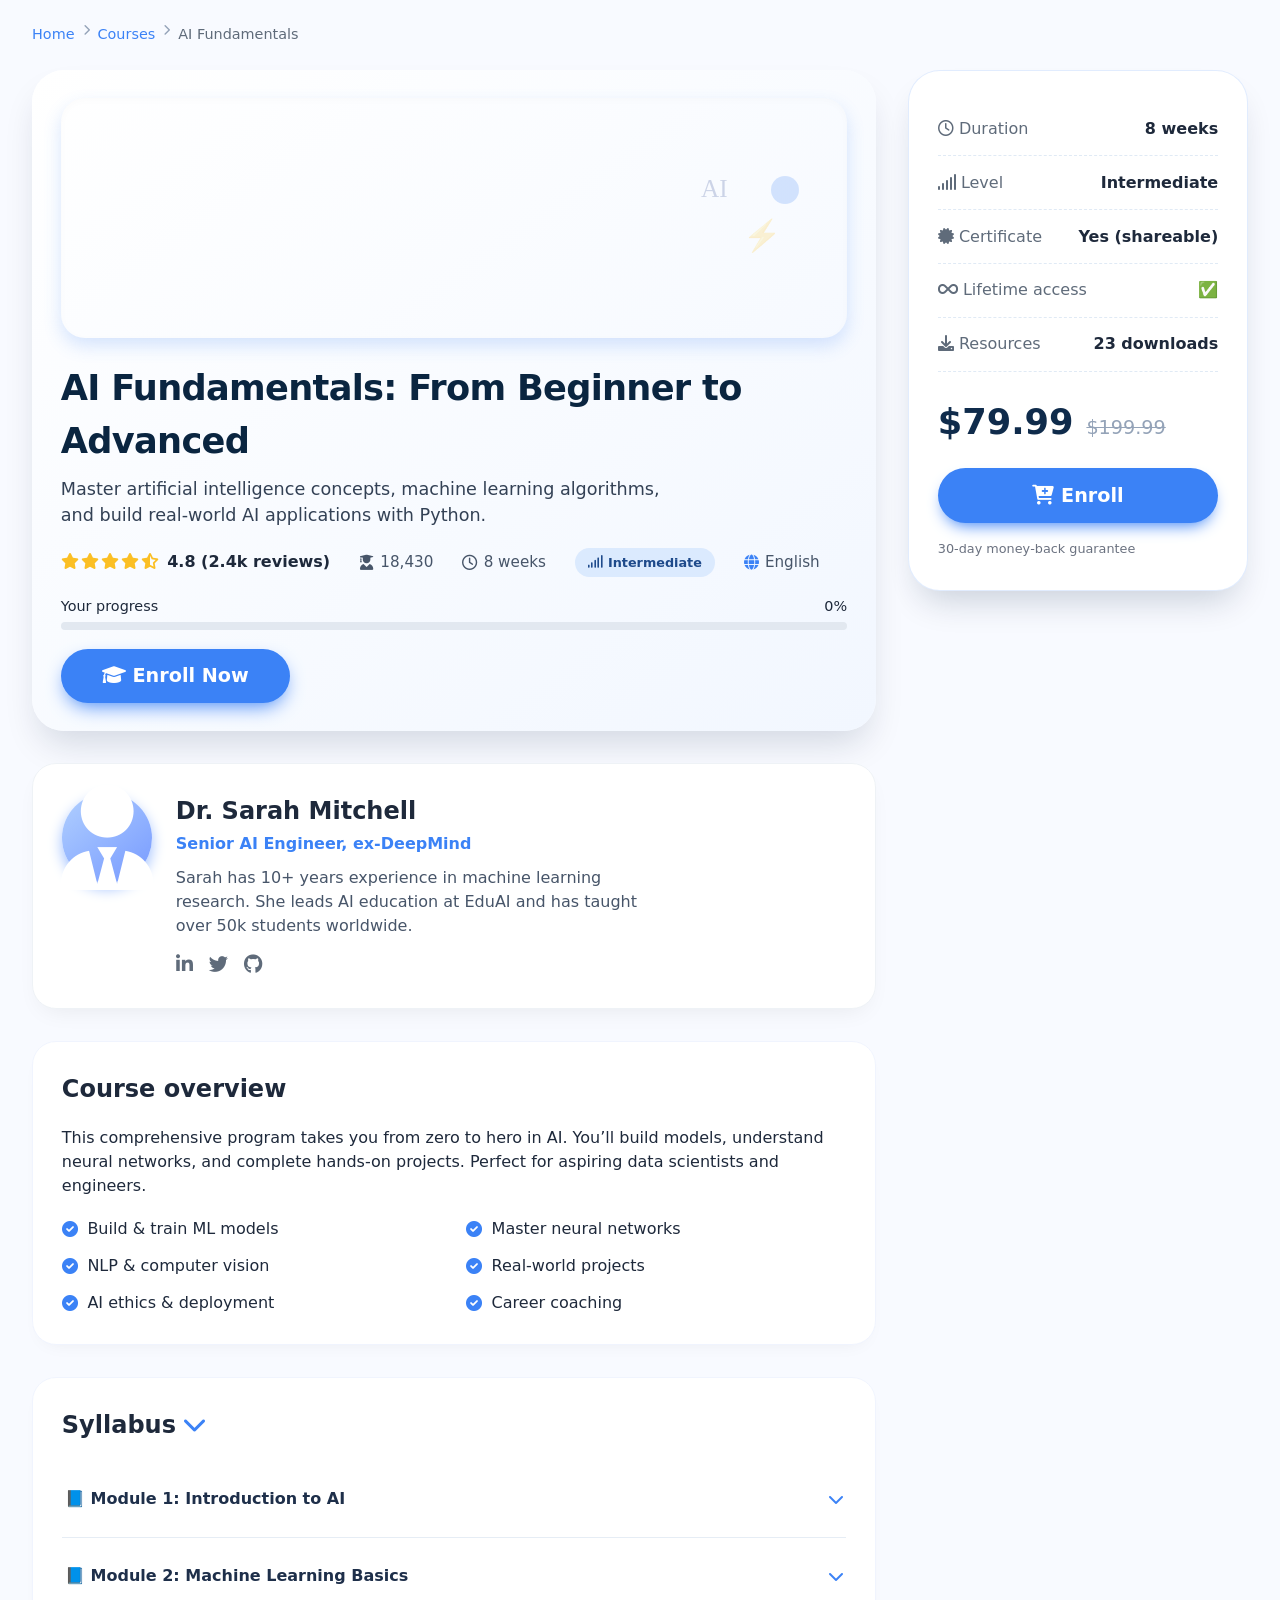
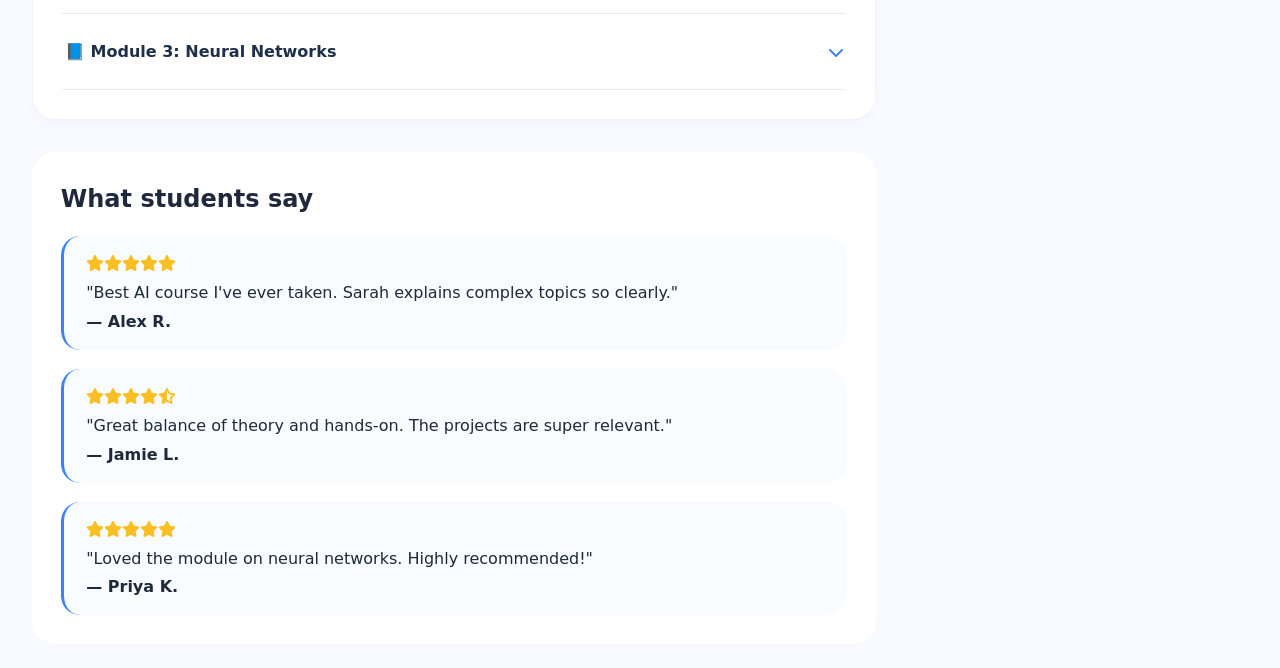
<file: templates/course_details.html>
<!DOCTYPE html>
<html lang="en">
<head>
  <meta charset="UTF-8">
  <meta name="viewport" content="width=device-width, initial-scale=1.0">
  <title>EduAI · AI Fundamentals course</title>
  <!-- FontAwesome for icons (only external resource) -->
  <link rel="stylesheet" href="https://cdnjs.cloudflare.com/ajax/libs/font-awesome/6.0.0-beta3/css/all.min.css">
  <style>
    * {
      margin: 0;
      padding: 0;
      box-sizing: border-box;
      font-family: 'Inter', system-ui, -apple-system, BlinkMacSystemFont, 'Segoe UI', Roboto, sans-serif;
    }

    body {
      background: #f8faff;
      color: #1e293b;
      line-height: 1.5;
      opacity: 0;
      animation: pageFadeIn 0.6s ease-out forwards;
    }

    @keyframes pageFadeIn {
      0% { opacity: 0; }
      100% { opacity: 1; }
    }

    /* loading simulation (fade entire page) — already done above */
    .container {
      max-width: 1400px;
      margin: 0 auto;
      padding: 1.5rem 2rem;
    }

    /* breadcrumb */
    .breadcrumb {
      display: flex;
      flex-wrap: wrap;
      gap: 0.5rem;
      font-size: 0.9rem;
      color: #5f6b7a;
      margin-bottom: 1.5rem;
    }
    .breadcrumb a {
      text-decoration: none;
      color: #3b82f6;
      font-weight: 500;
    }
    .breadcrumb i {
      font-size: 0.7rem;
      color: #94a3b8;
    }

    /* main 2-col layout */
    .course-grid {
      display: grid;
      grid-template-columns: 1fr 340px;
      gap: 2rem;
      align-items: start;
    }

    /* ----- left column ----- */
    .left-col {
      display: flex;
      flex-direction: column;
      gap: 2rem;
    }

    /* hero card */
    .hero-card {
      background: linear-gradient(145deg, #ffffff 0%, #f2f7ff 100%);
      border-radius: 2rem;
      padding: 1.8rem;
      box-shadow: 0 20px 35px -8px rgba(0, 30, 60, 0.15);
      transition: transform 0.2s;
    }
    .hero-thumb {
      width: 100%;
      height: 240px;
      background: linear-gradient(120deg, #a5c9ff, #d6e4ff);
      border-radius: 1.5rem;
      margin-bottom: 1.5rem;
      display: flex;
      align-items: center;
      justify-content: center;
      color: #1e4a8b;
      font-size: 1.8rem;
      font-weight: 600;
      box-shadow: inset 0 2px 8px rgba(0,0,0,0.02), 0 8px 18px rgba(59,130,246,0.2);
      background-image: url('data:image/svg+xml;utf8,<svg xmlns="http://www.w3.org/2000/svg" viewBox="0 0 100 100" width="140" height="140" opacity="0.2"><text x="10" y="35" font-size="18" fill="%231e3a8a">AI</text><text x="40" y="70" font-size="22" fill="%233b82f6">⚡</text><circle cx="70" cy="30" r="10" fill="%233b82f6" /></svg>');
      background-repeat: no-repeat;
      background-position: right 20px center;
      background-size: 140px;
    }
    .hero-title {
      font-size: 2.2rem;
      font-weight: 700;
      letter-spacing: -0.02em;
      margin-bottom: 0.5rem;
      color: #0a2540;
    }
    .hero-desc {
      font-size: 1.1rem;
      color: #334155;
      margin-bottom: 1.2rem;
      max-width: 80%;
    }
    .meta-row {
      display: flex;
      flex-wrap: wrap;
      gap: 1.8rem;
      align-items: center;
      margin-top: 0.5rem;
    }
    .rating {
      display: flex;
      align-items: center;
      gap: 0.4rem;
    }
    .stars {
      color: #fbbf24;
      letter-spacing: 2px;
    }
    .rating-value {
      font-weight: 600;
      color: #1e293b;
    }
    .students, .duration, .level-badge, .lang {
      display: flex;
      align-items: center;
      gap: 0.4rem;
      color: #475569;
      font-size: 0.95rem;
    }
    .level-badge {
      background: #dbeafe;
      color: #1e4a8b;
      padding: 0.3rem 0.8rem;
      border-radius: 30px;
      font-weight: 600;
      font-size: 0.8rem;
    }
    .lang i {
      color: #3b82f6;
    }

    .enroll-now-btn {
      background: #3b82f6;
      border: none;
      color: white;
      font-weight: 600;
      padding: 0.9rem 2.5rem;
      border-radius: 50px;
      font-size: 1.2rem;
      box-shadow: 0 8px 20px -6px #3b82f6;
      cursor: pointer;
      transition: all 0.2s;
      margin-top: 1.2rem;
      border: 1px solid transparent;
    }
    .enroll-now-btn:hover {
      background: #2563eb;
      transform: scale(1.02);
      box-shadow: 0 12px 24px -8px #1e4a8b;
    }
    .enroll-now-btn:active { transform: scale(0.98); }

    /* instructor */
    .instructor-card {
      background: white;
      border-radius: 1.5rem;
      padding: 1.8rem;
      box-shadow: 0 10px 25px -10px rgba(0,0,0,0.08);
      display: flex;
      gap: 1.5rem;
      flex-wrap: wrap;
      border: 1px solid #eef2f6;
    }
    .instructor-avatar {
      width: 90px;
      height: 90px;
      border-radius: 50%;
      background: linear-gradient(140deg, #b1d0ff, #7699ff);
      display: flex;
      align-items: center;
      justify-content: center;
      color: white;
      font-size: 2.2rem;
      font-weight: 500;
      box-shadow: 0 6px 14px #a0c0ff;
    }
    .instructor-info h3 {
      font-size: 1.5rem;
      margin-bottom: 0.2rem;
    }
    .instructor-title {
      color: #3b82f6;
      font-weight: 600;
      margin-bottom: 0.6rem;
    }
    .instructor-bio {
      color: #475569;
      max-width: 500px;
    }
    .social-icons {
      margin-top: 0.8rem;
      display: flex;
      gap: 1rem;
    }
    .social-icons a {
      color: #5f6b7a;
      font-size: 1.2rem;
      transition: color 0.2s;
    }
    .social-icons a:hover { color: #3b82f6; }

    /* overview */
    .overview-section, .syllabus-section {
      background: white;
      border-radius: 1.5rem;
      padding: 1.8rem;
      box-shadow: 0 8px 20px -12px rgba(0,0,0,0.08);
      border: 1px solid #f0f4fe;
    }
    .section-title {
      font-size: 1.5rem;
      font-weight: 600;
      margin-bottom: 1.2rem;
    }
    .learn-bullets {
      display: grid;
      grid-template-columns: 1fr 1fr;
      gap: 0.8rem 1.5rem;
      list-style: none;
      margin-top: 1.2rem;
    }
    .learn-bullets li {
      display: flex;
      align-items: center;
      gap: 0.6rem;
    }
    .learn-bullets i {
      color: #3b82f6;
      font-size: 1rem;
    }
    /* fade on scroll simulation (simple transition) */
    .fade-in {
      animation: fadeUp 0.8s ease both;
    }
    @keyframes fadeUp {
      0% { opacity: 0; transform: translateY(15px); }
      100% { opacity: 1; transform: translateY(0); }
    }

    /* syllabus accordion */
    .module-item {
      border-bottom: 1px solid #e6edf5;
      padding: 0.8rem 0;
    }
    .module-header {
      display: flex;
      justify-content: space-between;
      align-items: center;
      cursor: pointer;
      padding: 0.8rem 0.2rem;
      font-weight: 600;
      color: #1e2f4a;
    }
    .module-header i {
      transition: transform 0.3s ease;
      color: #3b82f6;
    }
    .module-content {
      max-height: 0;
      overflow: hidden;
      transition: max-height 0.4s cubic-bezier(0.4, 0, 0.2, 1);
      padding-left: 1.2rem;
    }
    .module-content.show {
      max-height: 250px; /* enough for lessons */
    }
    .lesson-list {
      list-style: none;
      padding: 0.5rem 0 1rem 0;
    }
    .lesson-list li {
      padding: 0.4rem 0;
      display: flex;
      gap: 0.5rem;
      align-items: center;
      font-size: 0.95rem;
    }
    .lesson-list i {
      color: #6b8cff;
      font-size: 0.7rem;
    }

    /* review preview */
    .review-section {
      background: white;
      border-radius: 1.5rem;
      padding: 1.8rem;
    }
    .review-cards {
      display: flex;
      flex-direction: column;
      gap: 1.2rem;
    }
    .review-item {
      background: #f8fcff;
      padding: 1rem 1.4rem;
      border-radius: 1.2rem;
      display: flex;
      flex-direction: column;
      gap: 0.3rem;
      border-left: 3px solid #3b82f6;
    }
    .review-stars {
      color: #fbbf24;
    }
    .reviewer-name {
      font-weight: 600;
    }

    /* progress preview bar */
    .progress-preview {
      margin-top: 1.2rem;
    }
    .progress-label {
      display: flex;
      justify-content: space-between;
      font-size: 0.9rem;
    }
    .progress-bar-bg {
      background: #e2e8f0;
      height: 8px;
      border-radius: 20px;
      margin-top: 4px;
    }
    .progress-fill {
      width: 0%;
      height: 8px;
      background: linear-gradient(90deg, #3b82f6, #7ba9ff);
      border-radius: 20px;
      transition: width 0.2s;
    }

    /* ----- sticky sidebar ----- */
    .right-col {
      position: sticky;
      top: 2rem;
      align-self: start;
    }
    .details-card {
      background: white;
      border-radius: 2rem;
      padding: 2rem 1.8rem;
      box-shadow: 0 20px 35px -12px rgba(0, 30, 60, 0.2);
      border: 1px solid rgba(59,130,246,0.15);
    }
    .detail-item {
      display: flex;
      justify-content: space-between;
      padding: 0.9rem 0;
      border-bottom: 1px dashed #e0eaf5;
    }
    .detail-item:last-child { border: none; }
    .detail-label { color: #5f6b7a; }
    .detail-value { font-weight: 600; }
    .price-block {
      margin: 1.5rem 0 1.2rem;
      display: flex;
      align-items: baseline;
      gap: 0.8rem;
    }
    .price-current {
      font-size: 2.2rem;
      font-weight: 700;
      color: #0f2b4b;
    }
    .price-old {
      color: #94a3b8;
      text-decoration: line-through;
      font-size: 1.2rem;
    }
    .sidebar-enroll {
      width: 100%;
      background: #3b82f6;
      border: none;
      color: white;
      padding: 1rem;
      border-radius: 40px;
      font-weight: 600;
      font-size: 1.2rem;
      cursor: pointer;
      transition: background 0.2s;
      box-shadow: 0 8px 16px -6px #3b82f6;
    }
    .sidebar-enroll:hover { background: #2563eb; }

    /* hamburger menu mock (only visual) */
    .mobile-header {
      display: none;
      justify-content: space-between;
      align-items: center;
      margin-bottom: 1.5rem;
    }
    .logo { font-weight: 700; font-size: 1.8rem; color: #1e2f4a; }
    .logo span { color: #3b82f6; }
    .hamburger { font-size: 1.8rem; color: #334155; }

    /* modal */
    .modal {
      display: none;
      position: fixed;
      top: 0; left: 0; width: 100%; height: 100%;
      background: rgba(0,0,0,0.3);
      align-items: center;
      justify-content: center;
      z-index: 999;
    }
    .modal-content {
      background: white;
      padding: 2rem 2.5rem;
      border-radius: 2rem;
      max-width: 400px;
      text-align: center;
      box-shadow: 0 30px 50px rgba(0,0,0,0.3);
    }
    .modal-content i {
      font-size: 3rem;
      color: #3b82f6;
      margin-bottom: 1rem;
    }
    .modal-btn {
      background: #3b82f6;
      color: white;
      border: none;
      padding: 0.7rem 2rem;
      border-radius: 40px;
      margin-top: 1.2rem;
      font-weight: 600;
      cursor: pointer;
    }

    /* responsive */
    @media (max-width: 1000px) {
      .course-grid { grid-template-columns: 1fr; }
      .right-col { position: static; }
    }
    @media (max-width: 700px) {
      .container { padding: 1rem; }
      .hero-title { font-size: 1.8rem; }
      .hero-desc { max-width: 100%; }
      .learn-bullets { grid-template-columns: 1fr; }
      .mobile-header { display: flex; }
      .breadcrumb { display: none; } /* simplified */
    }

    /* micro interactions */
    button, .module-header { transition: all 0.2s; }
    .module-header:hover { background: #f5f9ff; border-radius: 12px; }
  </style>
</head>
<body>
<div class="container">
  <!-- mobile header with hamburger (just for demo) -->
  <div class="mobile-header">
    <div class="logo">Edu<span>AI</span></div>
    <div class="hamburger"><i class="fas fa-bars"></i></div>
  </div>

  <!-- breadcrumb -->
  <div class="breadcrumb">
    <a href="#">Home</a> <i class="fas fa-chevron-right"></i>
    <a href="#">Courses</a> <i class="fas fa-chevron-right"></i>
    <span>AI Fundamentals</span>
  </div>

  <!-- main responsive 2-col layout -->
  <div class="course-grid">
    <!-- LEFT COLUMN -->
    <div class="left-col">
      <!-- hero card with gradient -->
      <div class="hero-card">
        <div class="hero-thumb"></div>
        <h1 class="hero-title">AI Fundamentals: From Beginner to Advanced</h1>
        <p class="hero-desc">Master artificial intelligence concepts, machine learning algorithms, and build real-world AI applications with Python.</p>
        <div class="meta-row">
          <div class="rating">
            <span class="stars"><i class="fas fa-star"></i><i class="fas fa-star"></i><i class="fas fa-star"></i><i class="fas fa-star"></i><i class="fas fa-star-half-alt"></i></span>
            <span class="rating-value">4.8 (2.4k reviews)</span>
          </div>
          <div class="students"><i class="fas fa-user-graduate"></i> 18,430</div>
          <div class="duration"><i class="far fa-clock"></i> 8 weeks</div>
          <span class="level-badge"><i class="fas fa-signal"></i> Intermediate</span>
          <div class="lang"><i class="fas fa-globe"></i> English</div>
        </div>
        <!-- progress preview 0% -->
        <div class="progress-preview">
          <div class="progress-label"><span>Your progress</span><span>0%</span></div>
          <div class="progress-bar-bg"><div class="progress-fill" id="progressFill" style="width:0%"></div></div>
        </div>
        <button class="enroll-now-btn" id="enrollHeroBtn"><i class="fas fa-graduation-cap"></i> Enroll Now</button>
      </div>

      <!-- instructor -->
      <div class="instructor-card fade-in">
        <div class="instructor-avatar"><i class="fas fa-user-tie fa-3x"></i></div>
        <div class="instructor-info">
          <h3>Dr. Sarah Mitchell</h3>
          <div class="instructor-title">Senior AI Engineer, ex‑DeepMind</div>
          <p class="instructor-bio">Sarah has 10+ years experience in machine learning research. She leads AI education at EduAI and has taught over 50k students worldwide.</p>
          <div class="social-icons">
            <a href="#"><i class="fab fa-linkedin-in"></i></a>
            <a href="#"><i class="fab fa-twitter"></i></a>
            <a href="#"><i class="fab fa-github"></i></a>
          </div>
        </div>
      </div>

      <!-- overview -->
      <div class="overview-section fade-in">
        <h2 class="section-title">Course overview</h2>
        <p>This comprehensive program takes you from zero to hero in AI. You’ll build models, understand neural networks, and complete hands-on projects. Perfect for aspiring data scientists and engineers.</p>
        <ul class="learn-bullets">
          <li><i class="fas fa-check-circle"></i> Build & train ML models</li>
          <li><i class="fas fa-check-circle"></i> Master neural networks</li>
          <li><i class="fas fa-check-circle"></i> NLP & computer vision</li>
          <li><i class="fas fa-check-circle"></i> Real‑world projects</li>
          <li><i class="fas fa-check-circle"></i> AI ethics & deployment</li>
          <li><i class="fas fa-check-circle"></i> Career coaching</li>
        </ul>
      </div>

      <!-- syllabus accordion -->
      <div class="syllabus-section">
        <h2 class="section-title">Syllabus <i class="fas fa-chevron-down" style="color:#3b82f6;"></i></h2>
        <div class="module-list" id="moduleList">
          <div class="module-item">
            <div class="module-header" data-target="mod1">
              <span>📘 Module 1: Introduction to AI</span> <i class="fas fa-chevron-down"></i>
            </div>
            <div class="module-content" id="mod1">
              <ul class="lesson-list"><li><i class="fas fa-play-circle"></i> What is AI? (15 min)</li><li><i class="fas fa-play-circle"></i> History & milestones (12 min)</li><li><i class="fas fa-play-circle"></i> AI vs ML vs DL (10 min)</li></ul>
            </div>
          </div>
          <div class="module-item">
            <div class="module-header" data-target="mod2">
              <span>📘 Module 2: Machine Learning Basics</span> <i class="fas fa-chevron-down"></i>
            </div>
            <div class="module-content" id="mod2">
              <ul class="lesson-list"><li><i class="fas fa-play-circle"></i> Supervised learning (22 min)</li><li><i class="fas fa-play-circle"></i> Linear regression (18 min)</li><li><i class="fas fa-play-circle"></i> Train/test split (12 min)</li></ul>
            </div>
          </div>
          <div class="module-item">
            <div class="module-header" data-target="mod3">
              <span>📘 Module 3: Neural Networks</span> <i class="fas fa-chevron-down"></i>
            </div>
            <div class="module-content" id="mod3">
              <ul class="lesson-list"><li><i class="fas fa-play-circle"></i> Perceptrons (14 min)</li><li><i class="fas fa-play-circle"></i> Activation functions (16 min)</li><li><i class="fas fa-play-circle"></i> Backpropagation (24 min)</li></ul>
            </div>
          </div>
        </div>
      </div>

      <!-- review preview section -->
      <div class="review-section">
        <h2 class="section-title">What students say</h2>
        <div class="review-cards">
          <div class="review-item">
            <div class="review-stars"><i class="fas fa-star"></i><i class="fas fa-star"></i><i class="fas fa-star"></i><i class="fas fa-star"></i><i class="fas fa-star"></i></div>
            <p>"Best AI course I've ever taken. Sarah explains complex topics so clearly."</p>
            <span class="reviewer-name">— Alex R.</span>
          </div>
          <div class="review-item">
            <div class="review-stars"><i class="fas fa-star"></i><i class="fas fa-star"></i><i class="fas fa-star"></i><i class="fas fa-star"></i><i class="fas fa-star-half-alt"></i></div>
            <p>"Great balance of theory and hands-on. The projects are super relevant."</p>
            <span class="reviewer-name">— Jamie L.</span>
          </div>
          <div class="review-item">
            <div class="review-stars"><i class="fas fa-star"></i><i class="fas fa-star"></i><i class="fas fa-star"></i><i class="fas fa-star"></i><i class="fas fa-star"></i></div>
            <p>"Loved the module on neural networks. Highly recommended!"</p>
            <span class="reviewer-name">— Priya K.</span>
          </div>
        </div>
      </div>
    </div>

    <!-- RIGHT COLUMN sticky sidebar -->
    <div class="right-col">
      <div class="details-card">
        <div class="detail-item"><span class="detail-label"><i class="far fa-clock"></i> Duration</span><span class="detail-value">8 weeks</span></div>
        <div class="detail-item"><span class="detail-label"><i class="fas fa-signal"></i> Level</span><span class="detail-value">Intermediate</span></div>
        <div class="detail-item"><span class="detail-label"><i class="fas fa-certificate"></i> Certificate</span><span class="detail-value">Yes (shareable)</span></div>
        <div class="detail-item"><span class="detail-label"><i class="fas fa-infinity"></i> Lifetime access</span><span class="detail-value">✅</span></div>
        <div class="detail-item"><span class="detail-label"><i class="fas fa-download"></i> Resources</span><span class="detail-value">23 downloads</span></div>

        <div class="price-block">
          <span class="price-current">$79.99</span>
          <span class="price-old">$199.99</span>
        </div>
        <button class="sidebar-enroll" id="enrollSideBtn"><i class="fas fa-cart-plus"></i> Enroll</button>
        <p style="font-size:0.8rem; margin-top:1rem; color:#6b7280;">30-day money‑back guarantee</p>
      </div>
    </div>
  </div>
</div>

<!-- confirmation modal -->
<div class="modal" id="enrollModal">
  <div class="modal-content">
    <i class="fas fa-check-circle"></i>
    <h3>You're enrolled!</h3>
    <p>Welcome to AI Fundamentals. You can now start learning.</p>
    <button class="modal-btn" id="closeModalBtn">Start Course</button>
  </div>
</div>

<script>
  (function() {
    // enroll simulation: show modal, change buttons text to "Start Course", progress to 0% (stay 0)
    const heroBtn = document.getElementById('enrollHeroBtn');
    const sideBtn = document.getElementById('enrollSideBtn');
    const modal = document.getElementById('enrollModal');
    const closeModal = document.getElementById('closeModalBtn');
    const progressFill = document.getElementById('progressFill');
    const progressLabelSpan = document.querySelector('.progress-label span:last-child');

    function enrollAction() {
      modal.style.display = 'flex';
      // change both buttons to "Start Course" (disabled look, but keep interactive)
      heroBtn.innerHTML = '<i class="fas fa-play-circle"></i> Start Course';
      sideBtn.innerHTML = '<i class="fas fa-play-circle"></i> Start Course';
      // keep progress at 0% as requested (already 0)
      progressFill.style.width = '0%';
      if (progressLabelSpan) progressLabelSpan.innerText = '0%';
    }

    heroBtn.addEventListener('click', enrollAction);
    sideBtn.addEventListener('click', enrollAction);

    closeModal.addEventListener('click', function() {
      modal.style.display = 'none';
    });
    window.addEventListener('click', (e) => {
      if (e.target === modal) modal.style.display = 'none';
    });

    // accordion functionality
    const headers = document.querySelectorAll('.module-header');
    headers.forEach(header => {
      header.addEventListener('click', function(e) {
        const targetId = this.dataset.target; // mod1 etc
        const content = document.getElementById(targetId);
        // close others if you want single open? we'll toggle individually (clean)
        if (content.classList.contains('show')) {
          content.classList.remove('show');
          this.querySelector('i').style.transform = 'rotate(0deg)';
        } else {
          // optional: close all others? let's do accordion group (nice)
          document.querySelectorAll('.module-content').forEach(c => {
            if (c.id !== targetId) c.classList.remove('show');
          });
          document.querySelectorAll('.module-header i').forEach(icon => icon.style.transform = 'rotate(0deg)');
          content.classList.add('show');
          this.querySelector('i').style.transform = 'rotate(180deg)';
        }
      });
    });

    // smooth scroll (just for internal demo, but we can add scroll behavior)
    document.querySelectorAll('a[href^="#"]').forEach(anchor => {
      anchor.addEventListener('click', function(e) {
        e.preventDefault();
        const target = document.querySelector(this.getAttribute('href'));
        if(target) target.scrollIntoView({ behavior: 'smooth', block: 'start' });
      });
    });

    // sticky sidebar works automatically via css position sticky

    // star rating animation? not needed (static)
    // after loading, everything fine

    // extra: if any hash handling etc.
  })();
</script>

<!-- a tiny extra for fade on scroll simulation: we already have .fade-in class, it triggers without scroll (on load). That's fine. -->
</body>
</html>
</file>
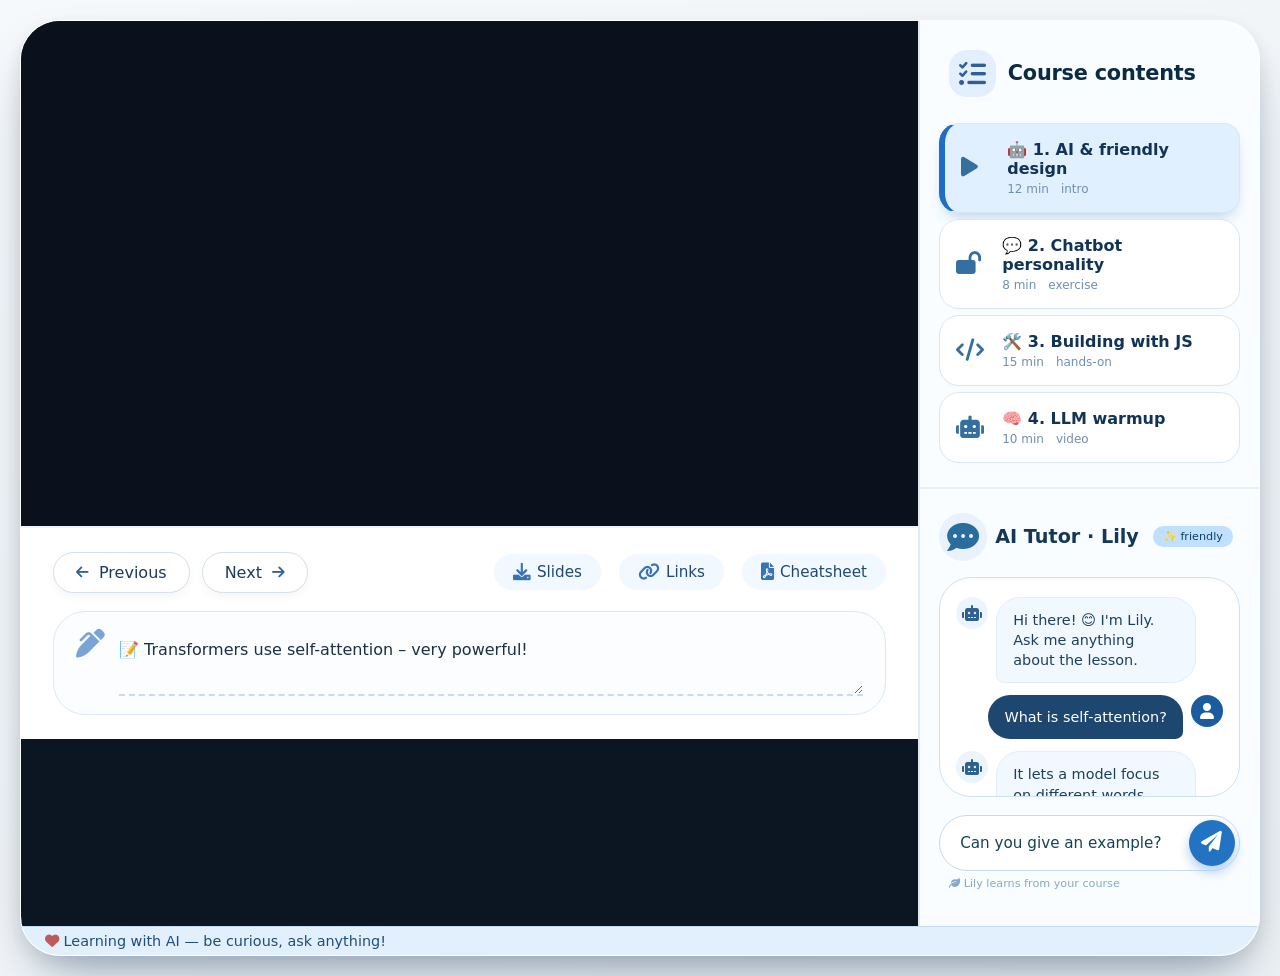
<file: templates/learning.html>
<!DOCTYPE html>
<html lang="en">
<head>
    <meta charset="UTF-8">
    <meta name="viewport" content="width=device-width, initial-scale=1.0">
    <title>E‑Learn · friendly AI course player</title>
    <!-- Font Awesome for icons (optional but adds friendliness) -->
    <link rel="stylesheet" href="https://cdnjs.cloudflare.com/ajax/libs/font-awesome/6.0.0-beta3/css/all.min.css">
    <style>
        * {
            margin: 0;
            padding: 0;
            box-sizing: border-box;
            font-family: 'Inter', system-ui, -apple-system, BlinkMacSystemFont, 'Segoe UI', Roboto, sans-serif;
        }

        body {
            background: linear-gradient(145deg, #f6f9fc 0%, #eef2f5 100%);
            min-height: 100vh;
            display: flex;
            align-items: center;
            justify-content: center;
            padding: 20px;
        }

        /* main course player card */
        .player-container {
            max-width: 1440px;
            width: 100%;
            background: rgba(255, 255, 255, 0.75);
            backdrop-filter: blur(4px);
            border-radius: 2.5rem;
            box-shadow: 0 30px 60px -20px rgba(0, 40, 80, 0.4), 0 8px 20px rgba(0, 20, 40, 0.1);
            overflow: hidden;
            border: 1px solid rgba(255, 255, 255, 0.6);
            transition: all 0.2s ease;
        }

        /* main grid: video + sidebar */
        .course-layout {
            display: grid;
            grid-template-columns: 1fr 340px;
            gap: 0;
            background: #fff;
        }

        /* ----- left side (video & under video) ----- */
        .video-section {
            background: #0b1622;
            border-right: 1px solid #e2eaf1;
        }

        .video-player {
            position: relative;
            width: 100%;
            aspect-ratio: 16 / 9;
            background: #0a111c;
            display: flex;
            align-items: center;
            justify-content: center;
            color: white;
        }

        .video-player iframe {
            width: 100%;
            height: 100%;
            border: 0;
            pointer-events: auto;
        }

        .video-placeholder {
            display: flex;
            flex-direction: column;
            align-items: center;
            gap: 12px;
        }

        .video-placeholder i {
            font-size: 4.5rem;
            color: #4f8bc9;
            opacity: 0.7;
        }

        .video-placeholder span {
            font-size: 1rem;
            font-weight: 400;
            color: #b6cde0;
            letter-spacing: 0.3px;
        }

        /* under video: next/prev + notes/resources */
        .video-footer {
            background: #ffffff;
            padding: 1.5rem 2rem;
            border-top: 2px solid #f0f5fa;
        }

        .nav-notes-row {
            display: flex;
            flex-wrap: wrap;
            align-items: center;
            justify-content: space-between;
            gap: 20px;
        }

        .next-prev {
            display: flex;
            gap: 12px;
        }

        .next-prev button {
            background: white;
            border: 1px solid #d4e0e9;
            color: #1d3a5c;
            font-weight: 500;
            font-size: 1rem;
            padding: 10px 22px;
            border-radius: 60px;
            cursor: pointer;
            display: inline-flex;
            align-items: center;
            gap: 10px;
            box-shadow: 0 4px 8px rgba(0,20,30,0.04);
            transition: all 0.15s;
        }

        .next-prev button:hover {
            background: #e9f2fa;
            border-color: #7ca2c4;
            box-shadow: 0 8px 14px rgba(35, 80, 120, 0.1);
            transform: scale(1.02);
        }

        .next-prev button i {
            font-size: 0.9rem;
            color: #2f6396;
        }

        .resources {
            display: flex;
            gap: 18px;
            align-items: center;
        }

        .resource-item {
            display: flex;
            align-items: center;
            gap: 6px;
            background: #f2f8ff;
            padding: 8px 18px;
            border-radius: 40px;
            color: #1f4973;
            font-size: 0.95rem;
            font-weight: 500;
            border: 1px solid transparent;
            transition: background 0.15s;
            cursor: default;
        }

        .resource-item i {
            font-size: 1.1rem;
            color: #3973b3;
        }

        .resource-item:hover {
            background: #e3efff;
            border-color: #bbd6f1;
        }

        /* notes section inside footer (extra) */
        .notes-area {
            margin-top: 18px;
            background: #fbfdff;
            padding: 18px 22px;
            border-radius: 32px;
            border: 1px solid #dae9f5;
            display: flex;
            align-items: flex-start;
            gap: 14px;
        }

        .notes-area i {
            font-size: 1.8rem;
            color: #5b8ec9;
            opacity: 0.8;
        }

        .notes-area textarea {
            width: 100%;
            border: none;
            background: transparent;
            resize: vertical;
            font-size: 1rem;
            line-height: 1.5;
            color: #1c2f44;
            padding: 8px 0;
            outline: none;
            border-bottom: 2px dashed #cbdbe9;
            transition: border 0.2s;
        }

        .notes-area textarea:focus {
            border-bottom-color: #3e78b2;
        }

        .notes-area textarea::placeholder {
            color: #9cb3cc;
            font-style: italic;
        }

        /* ----- right sidebar (lesson list + chatbot) ----- */
        .sidebar {
            background: #fafdff;
            display: flex;
            flex-direction: column;
            padding: 1.8rem 0 1.5rem 0;
            height: 100%;
            border-left: 1px solid #e0ebf5;
        }

        .lesson-list {
            padding: 0 1.2rem 1.5rem 1.2rem;
            border-bottom: 2px solid #e6f0f8;
        }

        .lesson-header {
            display: flex;
            align-items: center;
            gap: 12px;
            margin-bottom: 1.6rem;
            padding: 0 0.6rem;
        }

        .lesson-header i {
            font-size: 1.7rem;
            color: #2f5f96;
            background: #e3efff;
            padding: 10px;
            border-radius: 18px;
        }

        .lesson-header h3 {
            font-size: 1.3rem;
            font-weight: 600;
            color: #0b2b44;
            letter-spacing: -0.2px;
        }

        .lessons {
            display: flex;
            flex-direction: column;
            gap: 6px;
        }

        .lesson-item {
            display: flex;
            align-items: center;
            gap: 14px;
            padding: 1rem 1rem;
            background: white;
            border-radius: 20px;
            border: 1px solid #d9e7f3;
            cursor: pointer;
            transition: all 0.15s;
            box-shadow: 0 2px 4px rgba(0,0,0,0.01);
        }

        .lesson-item.active {
            background: #e1f0fe;
            border-left: 6px solid #1d6ec5;
            border-radius: 20px 16px 16px 20px;
            box-shadow: 0 8px 16px -6px #aac9e9;
        }

        .lesson-item i {
            font-size: 1.4rem;
            min-width: 32px;
            color: #346fa0;
        }

        .lesson-info {
            flex: 1;
        }

        .lesson-title {
            font-weight: 600;
            color: #113355;
            margin-bottom: 4px;
        }

        .lesson-meta {
            font-size: 0.75rem;
            color: #6f8fb2;
            display: flex;
            gap: 12px;
        }

        .lesson-item:hover {
            background: #f0f9ff;
            border-color: #a6c6e3;
        }

        /* chatbot area — friendly & inviting */
        .chatbot-section {
            padding: 1.5rem 1.2rem 0.8rem 1.2rem;
            flex: 1;
            display: flex;
            flex-direction: column;
        }

        .chat-header {
            display: flex;
            align-items: center;
            gap: 8px;
            margin-bottom: 16px;
        }

        .chat-header i {
            font-size: 2rem;
            color: #2b6c9e;
            background: #e9f2fc;
            padding: 8px;
            border-radius: 50%;
        }

        .chat-header h4 {
            font-size: 1.2rem;
            font-weight: 600;
            color: #143856;
        }

        .chat-header span {
            background: #c0e0ff;
            color: #0a3f68;
            font-size: 0.7rem;
            padding: 4px 10px;
            border-radius: 30px;
            margin-left: 6px;
            font-weight: 500;
        }

        .chat-messages {
            background: #ffffffd9;
            backdrop-filter: blur(2px);
            border-radius: 32px;
            padding: 1.2rem 1rem;
            min-height: 150px;
            max-height: 220px;
            overflow-y: auto;
            border: 1px solid #cde1f2;
            box-shadow: inset 0 2px 5px rgba(0,0,0,0.02);
            display: flex;
            flex-direction: column;
            gap: 12px;
            margin-bottom: 18px;
        }

        .message {
            display: flex;
            gap: 8px;
            align-items: flex-start;
        }

        .message.bot {
            flex-direction: row;
        }

        .message.user {
            flex-direction: row-reverse;
        }

        .message .avatar {
            background: #ecf5fd;
            border-radius: 40px;
            width: 32px;
            height: 32px;
            display: flex;
            align-items: center;
            justify-content: center;
            color: #2e6191;
            font-size: 1rem;
            flex-shrink: 0;
        }

        .message.user .avatar {
            background: #1a5c9e;
            color: white;
        }

        .message .bubble {
            background: #f2f8ff;
            padding: 12px 16px;
            border-radius: 24px 24px 24px 8px;
            max-width: 200px;
            font-size: 0.9rem;
            line-height: 1.4;
            color: #1c3f5e;
            border: 1px solid #e3edf8;
        }

        .message.user .bubble {
            background: #1e4770;
            color: white;
            border-radius: 24px 24px 8px 24px;
            border: none;
        }

        .chat-input-area {
            display: flex;
            align-items: center;
            background: white;
            border-radius: 60px;
            border: 1px solid #c4d9ee;
            padding: 4px 4px 4px 20px;
            transition: box-shadow 0.2s;
        }

        .chat-input-area:focus-within {
            box-shadow: 0 0 0 3px rgba(72, 142, 222, 0.3);
            border-color: #1d70c2;
        }

        .chat-input-area input {
            flex: 1;
            border: none;
            padding: 14px 0;
            font-size: 0.95rem;
            background: transparent;
            outline: none;
            color: #154256;
        }

        .chat-input-area input::placeholder {
            color: #99b9d6;
            font-style: italic;
        }

        .chat-input-area button {
            background: #2273c2;
            border: none;
            color: white;
            width: 46px;
            height: 46px;
            border-radius: 46px;
            display: flex;
            align-items: center;
            justify-content: center;
            cursor: pointer;
            font-size: 1.3rem;
            transition: all 0.1s;
            box-shadow: 0 6px 12px #afcef0;
        }

        .chat-input-area button:hover {
            background: #0f5cad;
            transform: scale(1.07) rotate(5deg);
        }

        /* small friendly hints */
        .chat-footer-note {
            font-size: 0.7rem;
            color: #86a9c9;
            margin-top: 6px;
            padding-left: 10px;
        }

        /* responsiveness */
        @media (max-width: 900px) {
            .course-layout {
                grid-template-columns: 1fr;
            }
            .sidebar {
                border-left: none;
            }
        }
    </style>
</head>
<body>
    <div class="player-container">
        <!-- main learning layout -->
        <div class="course-layout">
            <!-- LEFT: video + notes/resources + next/prev -->
            <div class="video-section">
                <!-- video player area (embeded friendly look) -->
                <div class="video-player">
                    <!-- actual video embed (sample youtube / placeholder) 
                         Using a real embed – a calm lo‑fi study video? but kept neutral -->
                    <iframe src="https://www.youtube.com/embed/jVhlJNJ5Zig?si=Gdyr1Q-jbEy7HvzS" 
                            title="Course video player" 
                            allow="accelerometer; autoplay; clipboard-write; encrypted-media; gyroscope; picture-in-picture" 
                            allowfullscreen>
                    </iframe>
                    <!-- if you prefer static placeholder, remove iframe and uncomment below -->
                    <!-- <div class="video-placeholder">
                        <i class="fas fa-play-circle"></i>
                        <span>▶️ introduction to friendly AI · lesson 1</span>
                    </div> -->
                </div>

                <!-- under video : next/prev + quick resources & notes -->
                <div class="video-footer">
                    <div class="nav-notes-row">
                        <div class="next-prev">
                            <button><i class="fas fa-arrow-left"></i> Previous</button>
                            <button>Next <i class="fas fa-arrow-right"></i></button>
                        </div>
                        <div class="resources">
                            <div class="resource-item"><i class="fas fa-download"></i> Slides</div>
                            <div class="resource-item"><i class="fas fa-link"></i> Links</div>
                            <div class="resource-item"><i class="fas fa-file-pdf"></i> Cheatsheet</div>
                        </div>
                    </div>
                    <!-- notes block -->
                    <div class="notes-area">
                        <i class="fas fa-pen-clip"></i>
                        <textarea placeholder="Write your notes here ... (they autosave ✨)" rows="2">📝 Transformers use self-attention – very powerful!</textarea>
                    </div>
                </div>
            </div>

            <!-- RIGHT: lesson list and AI chatbot access -->
            <div class="sidebar">
                <!-- lesson list component -->
                <div class="lesson-list">
                    <div class="lesson-header">
                        <i class="fas fa-list-check"></i>
                        <h3>Course contents</h3>
                    </div>
                    <div class="lessons">
                        <div class="lesson-item active">
                            <i class="fas fa-play"></i>
                            <div class="lesson-info">
                                <div class="lesson-title">🤖 1. AI & friendly design</div>
                                <div class="lesson-meta"><span>12 min</span> <span>intro</span></div>
                            </div>
                        </div>
                        <div class="lesson-item">
                            <i class="fas fa-lock-open"></i>
                            <div class="lesson-info">
                                <div class="lesson-title">💬 2. Chatbot personality</div>
                                <div class="lesson-meta"><span>8 min</span> <span>exercise</span></div>
                            </div>
                        </div>
                        <div class="lesson-item">
                            <i class="fas fa-code"></i>
                            <div class="lesson-info">
                                <div class="lesson-title">🛠️ 3. Building with JS</div>
                                <div class="lesson-meta"><span>15 min</span> <span>hands-on</span></div>
                            </div>
                        </div>
                        <div class="lesson-item">
                            <i class="fas fa-robot"></i>
                            <div class="lesson-info">
                                <div class="lesson-title">🧠 4. LLM warmup</div>
                                <div class="lesson-meta"><span>10 min</span> <span>video</span></div>
                            </div>
                        </div>
                    </div>
                </div>

                <!-- AI chatbot access – with friendly UI and simple js responses -->
                <div class="chatbot-section">
                    <div class="chat-header">
                        <i class="fas fa-comment-dots"></i>
                        <h4>AI Tutor · Lily</h4>
                        <span>✨ friendly</span>
                    </div>
                    <!-- chat messages -->
                    <div class="chat-messages" id="chatMessages">
                        <div class="message bot">
                            <div class="avatar"><i class="fas fa-robot"></i></div>
                            <div class="bubble">Hi there! 😊 I'm Lily. Ask me anything about the lesson.</div>
                        </div>
                        <div class="message user">
                            <div class="avatar"><i class="fas fa-user"></i></div>
                            <div class="bubble">What is self‑attention?</div>
                        </div>
                        <div class="message bot">
                            <div class="avatar"><i class="fas fa-robot"></i></div>
                            <div class="bubble">It lets a model focus on different words when encoding a sentence — like paying attention to "it" linking to "animal"! 🐾</div>
                        </div>
                    </div>

                    <!-- chat input -->
                    <div class="chat-input-area">
                        <input type="text" id="chatInput" placeholder="Ask me something friendly ..." value="Can you give an example?">
                        <button id="sendChatBtn"><i class="fas fa-paper-plane"></i></button>
                    </div>
                    <div class="chat-footer-note">
                        <i class="fas fa-leaf"></i> Lily learns from your course
                    </div>
                </div>
            </div>
        </div>
        <!-- tiny extra friendly bar (optional) -->
        <div style="background: #e2f0fd; padding: 6px 24px; font-size:0.9rem; color: #1f4e7a; border-top:1px solid #c7dcf0;">
            <i class="fas fa-heart" style="color:#c05a5a;"></i> Learning with AI — be curious, ask anything!
        </div>
    </div>

    <!-- simple JavaScript to make chatbot interactive (friendly & smart) -->
    <script>
        (function() {
            const chatMessages = document.getElementById('chatMessages');
            const chatInput = document.getElementById('chatInput');
            const sendBtn = document.getElementById('sendChatBtn');

            // pre-defined friendly responses (AI tutor)
            const botReplies = [
                "That's a great question! 🤔 In transformers, attention helps connect related words.",
                "Think of it like a highlighter for important context! ✨",
                "We can go deeper! Do you mean in GPT or BERT?",
                "Awesome! 😎 It's all about making AI more human-friendly.",
                "I'd suggest checking lesson 2.2 – it has a practical notebook!",
                "Short answer: attention boosts performance by focusing on relevant tokens.",
                "Here's a tip: try to implement a small version yourself! 💻",
                "Friendly reminder: you can always drop a note in the notes section 📝"
            ];

            function addMessage(text, sender = 'user') {
                const messageDiv = document.createElement('div');
                messageDiv.classList.add('message', sender);

                const avatarDiv = document.createElement('div');
                avatarDiv.classList.add('avatar');
                if (sender === 'bot') {
                    avatarDiv.innerHTML = '<i class="fas fa-robot"></i>';
                } else {
                    avatarDiv.innerHTML = '<i class="fas fa-user"></i>';
                }

                const bubbleDiv = document.createElement('div');
                bubbleDiv.classList.add('bubble');
                bubbleDiv.innerText = text;

                messageDiv.appendChild(avatarDiv);
                messageDiv.appendChild(bubbleDiv);

                chatMessages.appendChild(messageDiv);
                // scroll to bottom
                chatMessages.scrollTop = chatMessages.scrollHeight;
            }

            function sendUserMessage() {
                const userText = chatInput.value.trim();
                if (userText === '') return;

                // add user message
                addMessage(userText, 'user');
                chatInput.value = '';

                // simulate AI typing delay (friendly)
                setTimeout(() => {
                    // decide bot response (sometimes contextual, but keep friendly)
                    let reply = '';
                    const lower = userText.toLowerCase();

                    if (lower.includes('attention') || lower.includes('self-attention')) {
                        reply = 'Self‑attention 🧠 lets each word look at others – like "the cat sat" connects "cat" and "sat". Super useful!';
                    } else if (lower.includes('example')) {
                        reply = 'For instance, in "the animal didn’t cross the street because it was tired", attention links "it" to "animal"! 🐕';
                    } else if (lower.includes('hello') || lower.includes('hi')) {
                        reply = 'Hello friend! 👋 Ready to learn something new today?';
                    } else if (lower.includes('how are you')) {
                        reply = 'I’m full of friendly bytes! 😊 Thanks for asking. How can I help with the lesson?';
                    } else if (lower.includes('thank')) {
                        reply = 'You’re welcome! 🌟 Always happy to explain.';
                    } else {
                        // random friendly pick
                        reply = botReplies[Math.floor(Math.random() * botReplies.length)];
                    }

                    addMessage(reply, 'bot');
                }, 600); // 600ms feels human
            }

            // event listeners
            sendBtn.addEventListener('click', sendUserMessage);
            chatInput.addEventListener('keydown', (e) => {
                if (e.key === 'Enter' && !e.shiftKey) {
                    e.preventDefault();  // prevent newline
                    sendUserMessage();
                }
            });

            // add one extra friendly bot hint after 3 seconds (optional)
            setTimeout(() => {
                // only if last message is not from bot already (avoid double)
                const lastMsg = chatMessages.lastElementChild;
                if (lastMsg && lastMsg.classList.contains('message')) {
                    const isLastFromBot = lastMsg.classList.contains('bot');
                    if (!isLastFromBot) {
                        addMessage('You can ask me about any topic in the video 💡', 'bot');
                    }
                } else {
                    addMessage('Psst… I’m here to help! Ask me anything.', 'bot');
                }
            }, 2000);
        })();
    </script>
    <!-- extra little style for scroll -->
    <style>
        .chat-messages::-webkit-scrollbar {
            width: 6px;
        }
        .chat-messages::-webkit-scrollbar-track {
            background: #eaf3fc;
        }
        .chat-messages::-webkit-scrollbar-thumb {
            background: #b2cfec;
            border-radius: 10px;
        }
        .lesson-item i, .resource-item i {
            pointer-events: none;
        }
    </style>
</body>
</html>
</file>
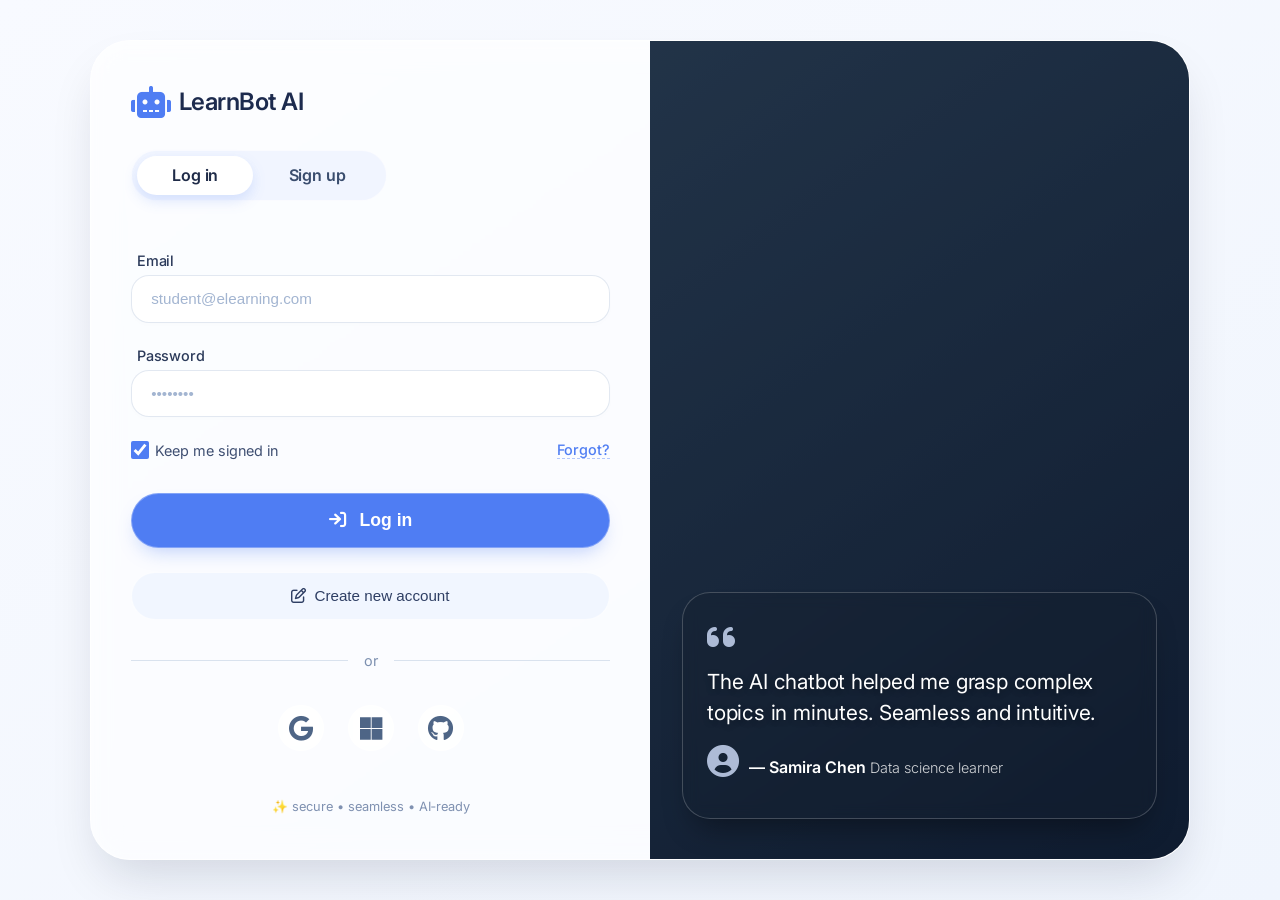
<file: templates/login.html>
<!DOCTYPE html>
<html lang="en">
<head>
  <meta charset="UTF-8">
  <meta name="viewport" content="width=device-width, initial-scale=1.0">
  <title>E‑Learning · AI Chatbot | Split auth</title>
  <!-- Google Fonts: clean sans-serif -->
  <link rel="preconnect" href="https://fonts.googleapis.com">
  <link rel="preconnect" href="https://fonts.gstatic.com" crossorigin>
  <link href="https://fonts.googleapis.com/css2?family=Inter:opsz,wght@14..32,300;14..32,400;14..32,500;14..32,600;14..32,700&display=swap" rel="stylesheet">
  <!-- Font Awesome 6 (free) for social icons & simple icons -->
  <link rel="stylesheet" href="https://cdnjs.cloudflare.com/ajax/libs/font-awesome/6.0.0-beta3/css/all.min.css">
  <style>
    /* reset & base */
    * {
      margin: 0;
      padding: 0;
      box-sizing: border-box;
    }

    body {
      font-family: 'Inter', sans-serif;
      background: linear-gradient(145deg, #f8faff 0%, #f0f5fd 100%);
      min-height: 100vh;
      display: flex;
      align-items: center;
      justify-content: center;
      padding: 1.5rem;
      margin: 0;
    }

    /* main card – glassmorphism + soft shadow */
    .auth-split {
      max-width: 1100px;
      width: 100%;
      background: rgba(255,255,255,0.6);
      backdrop-filter: blur(14px);
      -webkit-backdrop-filter: blur(14px);
      border-radius: 2.5rem;
      box-shadow: 0 25px 50px -12px rgba(0,20,50,0.15), 0 4px 18px 0 rgba(255,255,255,0.5) inset;
      display: flex;
      flex-wrap: wrap;
      overflow: hidden;
      border: 1px solid rgba(255,255,255,0.7);
    }

    /* left panel – forms */
    .form-panel {
      flex: 1 1 400px;
      padding: 2.8rem 2.5rem;
      background: transparent;
    }

    .logo-tag {
      font-size: 1.5rem;
      font-weight: 600;
      letter-spacing: -0.02em;
      color: #1d2b4e;
      margin-bottom: 2rem;
      display: flex;
      align-items: center;
      gap: 8px;
    }
    .logo-tag i {
      color: #4f7df3;
      font-size: 2rem;
    }

    /* pill toggle */
    .toggle-tabs {
      display: inline-flex;
      background: rgba(235, 241, 255, 0.7);
      border-radius: 60px;
      padding: 5px;
      margin-bottom: 2.2rem;
      border: 1px solid rgba(255,255,255,0.6);
      backdrop-filter: blur(4px);
    }
    .toggle-tab {
      padding: 0.6rem 2.2rem;
      font-weight: 600;
      font-size: 1rem;
      border-radius: 40px;
      cursor: pointer;
      transition: all 0.2s ease;
      color: #3a4d6e;
      background: transparent;
      border: none;
      font-family: 'Inter', sans-serif;
      letter-spacing: -0.01em;
    }
    .toggle-tab.active {
      background: white;
      box-shadow: 0 6px 14px rgba(79,125,243,0.18);
      color: #1f2b48;
    }

    /* forms container */
    .form-container {
      margin-top: 1rem;
    }
    .auth-form {
      display: flex;
      flex-direction: column;
      gap: 1.5rem;
    }
    .hidden-form {
      display: none;
    }

    /* elegant thin-bordered inputs */
    .input-group {
      display: flex;
      flex-direction: column;
      gap: 0.4rem;
    }
    .input-group label {
      font-size: 0.9rem;
      font-weight: 500;
      color: #2b3a5a;
      letter-spacing: -0.2px;
      margin-left: 6px;
    }
    .input-group input {
      padding: 0.85rem 1.2rem;
      border: 1px solid rgba(160, 180, 210, 0.3);
      border-radius: 18px;
      font-size: 1rem;
      background: rgba(255,255,255,0.7);
      backdrop-filter: blur(2px);
      outline: none;
      transition: all 0.15s;
      font-weight: 400;
      box-shadow: 0 2px 6px rgba(0,0,0,0.01);
    }
    .input-group input:focus {
      border-color: #7e9ef5;
      background: white;
      box-shadow: 0 4px 14px rgba(79,125,243,0.15);
    }
    .input-group input::placeholder {
      color: #a3b5d1;
      font-weight: 300;
      font-size: 0.95rem;
    }

    /* extra row (remember / forgot) */
    .form-extra {
      display: flex;
      justify-content: space-between;
      align-items: center;
      font-size: 0.9rem;
      color: #3f4f72;
    }
    .checkbox-label {
      display: flex;
      align-items: center;
      gap: 6px;
      cursor: pointer;
    }
    .checkbox-label input[type="checkbox"] {
      accent-color: #4f7df3;
      width: 18px;
      height: 18px;
    }
    .forgot-link {
      color: #4f7df3;
      text-decoration: none;
      font-weight: 500;
      border-bottom: 1px dashed #b3c7fd;
    }

    /* primary CTA button */
    .btn-primary {
      background: #4f7df3;
      border: none;
      padding: 1rem;
      border-radius: 40px;
      font-weight: 600;
      font-size: 1.1rem;
      color: white;
      cursor: pointer;
      transition: background 0.2s, box-shadow 0.2s;
      box-shadow: 0 10px 20px -8px rgba(79,125,243,0.4);
      border: 1px solid rgba(255,255,255,0.3);
      margin-top: 0.6rem;
    }
    .btn-primary:hover {
      background: #3d64d0;
      box-shadow: 0 14px 24px -8px #3d64d0;
    }

    /* muted secondary button (for demo toggle between forms) */
    .btn-secondary-muted {
      background: rgba(235, 242, 255, 0.7);
      border: 1px solid rgba(255,255,255,0.7);
      padding: 0.9rem;
      border-radius: 40px;
      font-weight: 500;
      color: #2f3f64;
      backdrop-filter: blur(2px);
      cursor: pointer;
      transition: background 0.2s;
      display: flex;
      align-items: center;
      justify-content: center;
      gap: 8px;
      font-size: 0.95rem;
    }
    .btn-secondary-muted:hover {
      background: rgba(215, 230, 255, 0.9);
    }

    /* social login icons */
    .social-divider {
      display: flex;
      align-items: center;
      gap: 1rem;
      color: #7d90b0;
      font-size: 0.9rem;
      margin: 0.5rem 0 0.8rem;
    }
    .social-divider hr {
      flex: 1;
      border: none;
      border-top: 1px solid rgba(140, 165, 200, 0.3);
    }
    .social-icons {
      display: flex;
      gap: 1.5rem;
      justify-content: center;
      margin-bottom: 1rem;
    }
    .social-icons a {
      color: #4e6586;
      background: rgba(255,255,255,0.5);
      width: 46px;
      height: 46px;
      border-radius: 30px;
      display: flex;
      align-items: center;
      justify-content: center;
      font-size: 1.6rem;
      border: 1px solid rgba(255,255,255,0.8);
      backdrop-filter: blur(2px);
      transition: all 0.2s;
      text-decoration: none;
    }
    .social-icons a:hover {
      background: white;
      color: #2b3a5a;
      transform: translateY(-2px);
      box-shadow: 0 8px 18px -6px #98b0e0;
    }

    /* right lifestyle image panel */
    .image-panel {
      flex: 1 1 380px;
      background: linear-gradient(145deg, #2f4459, #121f33), url('https://placecats.com/600/800?random=1');
      background-size: cover;
      background-position: 40% 20%;
      background-blend-mode: overlay;
      position: relative;
      display: flex;
      align-items: flex-end;
      padding: 2.5rem 2rem;
      color: white;
      min-height: 340px;
    }
    /* dark overlay simulated via background blend + pseudo */
    .image-panel::before {
      content: '';
      position: absolute;
      top: 0; left: 0; width: 100%; height: 100%;
      background: rgba(10, 20, 40, 0.35);
      z-index: 1;
    }
    .testimonial-card {
      position: relative;
      z-index: 3;
      background: rgba(20, 30, 45, 0.3);
      backdrop-filter: blur(8px);
      -webkit-backdrop-filter: blur(8px);
      border-radius: 28px;
      padding: 1.8rem 1.5rem;
      border: 1px solid rgba(255,255,255,0.2);
      box-shadow: 0 18px 30px -12px rgba(0,0,0,0.4);
      width: 100%;
    }
    .testimonial-card i {
      font-size: 2rem;
      opacity: 0.8;
      margin-bottom: 0.8rem;
      color: #d3e2ff;
    }
    .testimonial-card p {
      font-size: 1.3rem;
      font-weight: 400;
      line-height: 1.5;
      letter-spacing: -0.01em;
      text-shadow: 0 2px 6px rgba(0,0,0,0.3);
    }
    .testimonial-author {
      margin-top: 1rem;
      font-weight: 600;
      display: flex;
      align-items: center;
      gap: 0.6rem;
    }
    .testimonial-author span {
      opacity: 0.8;
      font-weight: 300;
      font-size: 0.9rem;
    }

    /* high whitespace & responsive */
    @media (max-width: 800px) {
      .form-panel { padding: 2rem 1.8rem; }
      .toggle-tab { padding: 0.5rem 1.5rem; }
    }
    @media (max-width: 650px) {
      .auth-split { border-radius: 2rem; }
    }

    /* simple javascript hint */
    .footnote {
      font-size: 0.8rem;
      text-align: center;
      margin-top: 2rem;
      color: #7f91b1;
    }
    hr {
      border: 0.5px solid rgba(150, 175, 215, 0.2);
    }
  </style>
</head>
<body>
  <div class="auth-split">
    <!-- LEFT: FORMS (glass card) -->
    <div class="form-panel">
      <div class="logo-tag">
        <i class="fas fa-robot"></i> LearnBot AI
      </div>

      <!-- pill toggle tabs (Login / Register) -->
      <div class="toggle-tabs" id="toggleTabs">
        <button class="toggle-tab active" id="tabLogin">Log in</button>
        <button class="toggle-tab" id="tabRegister">Sign up</button>
      </div>

      <!-- LOGIN FORM (initially visible) -->
      <div class="form-container" id="loginFormContainer">
        <form class="auth-form" id="loginForm" onsubmit="event.preventDefault(); alert('Login demo — no actual submission.');">
          <div class="input-group">
            <label>Email</label>
            <input type="email" placeholder="student@elearning.com" required>
          </div>
          <div class="input-group">
            <label>Password</label>
            <input type="password" placeholder="••••••••" required>
          </div>

          <div class="form-extra">
            <label class="checkbox-label">
              <input type="checkbox" checked> <span>Keep me signed in</span>
            </label>
            <a href="#" class="forgot-link">Forgot?</a>
          </div>

          <button class="btn-primary" type="submit"><i class="fas fa-arrow-right-to-bracket" style="margin-right: 8px;"></i> Log in</button>

          <!-- secondary muted button (just for style) -->
          <button class="btn-secondary-muted" type="button" onclick="document.getElementById('tabRegister').click()">
            <i class="fa-regular fa-pen-to-square"></i> Create new account
          </button>

          <div class="social-divider">
            <hr> <span>or</span> <hr>
          </div>
          <div class="social-icons">
            <a href="#"><i class="fab fa-google"></i></a>
            <a href="#"><i class="fab fa-microsoft"></i></a>
            <a href="#"><i class="fab fa-github"></i></a>
          </div>
        </form>
      </div>

      <!-- REGISTER FORM (hidden by default) -->
      <div class="form-container hidden-form" id="registerFormContainer">
        <form class="auth-form" id="registerForm" onsubmit="event.preventDefault(); alert('Signup demo — no actual submission.');">
          <div class="input-group">
            <label>Full name</label>
            <input type="text" placeholder="Alex Rivera" required>
          </div>
          <div class="input-group">
            <label>Email</label>
            <input type="email" placeholder="alex@elearn.ai" required>
          </div>
          <div class="input-group">
            <label>Password</label>
            <input type="password" placeholder="at least 8 characters" required>
          </div>
          <div class="input-group">
            <label>Confirm password</label>
            <input type="password" placeholder="••••••••" required>
          </div>

          <div class="form-extra">
            <label class="checkbox-label">
              <input type="checkbox" required> <span>I agree to the terms</span>
            </label>
          </div>

          <button class="btn-primary" type="submit"><i class="fas fa-user-plus" style="margin-right: 8px;"></i> Register</button>

          <!-- secondary button to switch back -->
          <button class="btn-secondary-muted" type="button" onclick="document.getElementById('tabLogin').click()">
            <i class="fa-regular fa-arrow-left-to-bracket"></i> Back to login
          </button>

          <div class="social-divider">
            <hr> <span>or</span> <hr>
          </div>
          <div class="social-icons">
            <a href="#"><i class="fab fa-google"></i></a>
            <a href="#"><i class="fab fa-microsoft"></i></a>
            <a href="#"><i class="fab fa-apple"></i></a>
          </div>
        </form>
      </div>
      <!-- subtle whitespace footnote -->
      <div class="footnote">✨ secure • seamless • AI‑ready</div>
    </div>

    <!-- RIGHT: LIFESTYLE PANEL with testimonial overlay -->
    <div class="image-panel">
      <div class="testimonial-card">
        <i class="fas fa-quote-left"></i>
        <p>The AI chatbot helped me grasp complex topics in minutes. Seamless and intuitive.</p>
        <div class="testimonial-author">
          <i class="fas fa-user-circle" style="font-size: 2rem;"></i> 
          <div>— Samira Chen <span>Data science learner</span></div>
        </div>
      </div>
    </div>
  </div>

  <!-- Simple JavaScript to toggle between Login / Register (two files feel) -->
  <script>
    (function() {
      const tabLogin = document.getElementById('tabLogin');
      const tabRegister = document.getElementById('tabRegister');
      const loginContainer = document.getElementById('loginFormContainer');
      const registerContainer = document.getElementById('registerFormContainer');

      function setActiveForm(showLogin) {
        if (showLogin) {
          tabLogin.classList.add('active');
          tabRegister.classList.remove('active');
          loginContainer.classList.remove('hidden-form');
          registerContainer.classList.add('hidden-form');
        } else {
          tabRegister.classList.add('active');
          tabLogin.classList.remove('active');
          registerContainer.classList.remove('hidden-form');
          loginContainer.classList.add('hidden-form');
        }
      }

      tabLogin.addEventListener('click', (e) => {
        e.preventDefault();
        setActiveForm(true);
      });

      tabRegister.addEventListener('click', (e) => {
        e.preventDefault();
        setActiveForm(false);
      });

      // ensure the toggle works even if page loads with hash etc
      // default: login active already
    })();
  </script>

  <!-- small extra for responsive design: ensure right panel is nice -->
</body>
</html>
</file>
